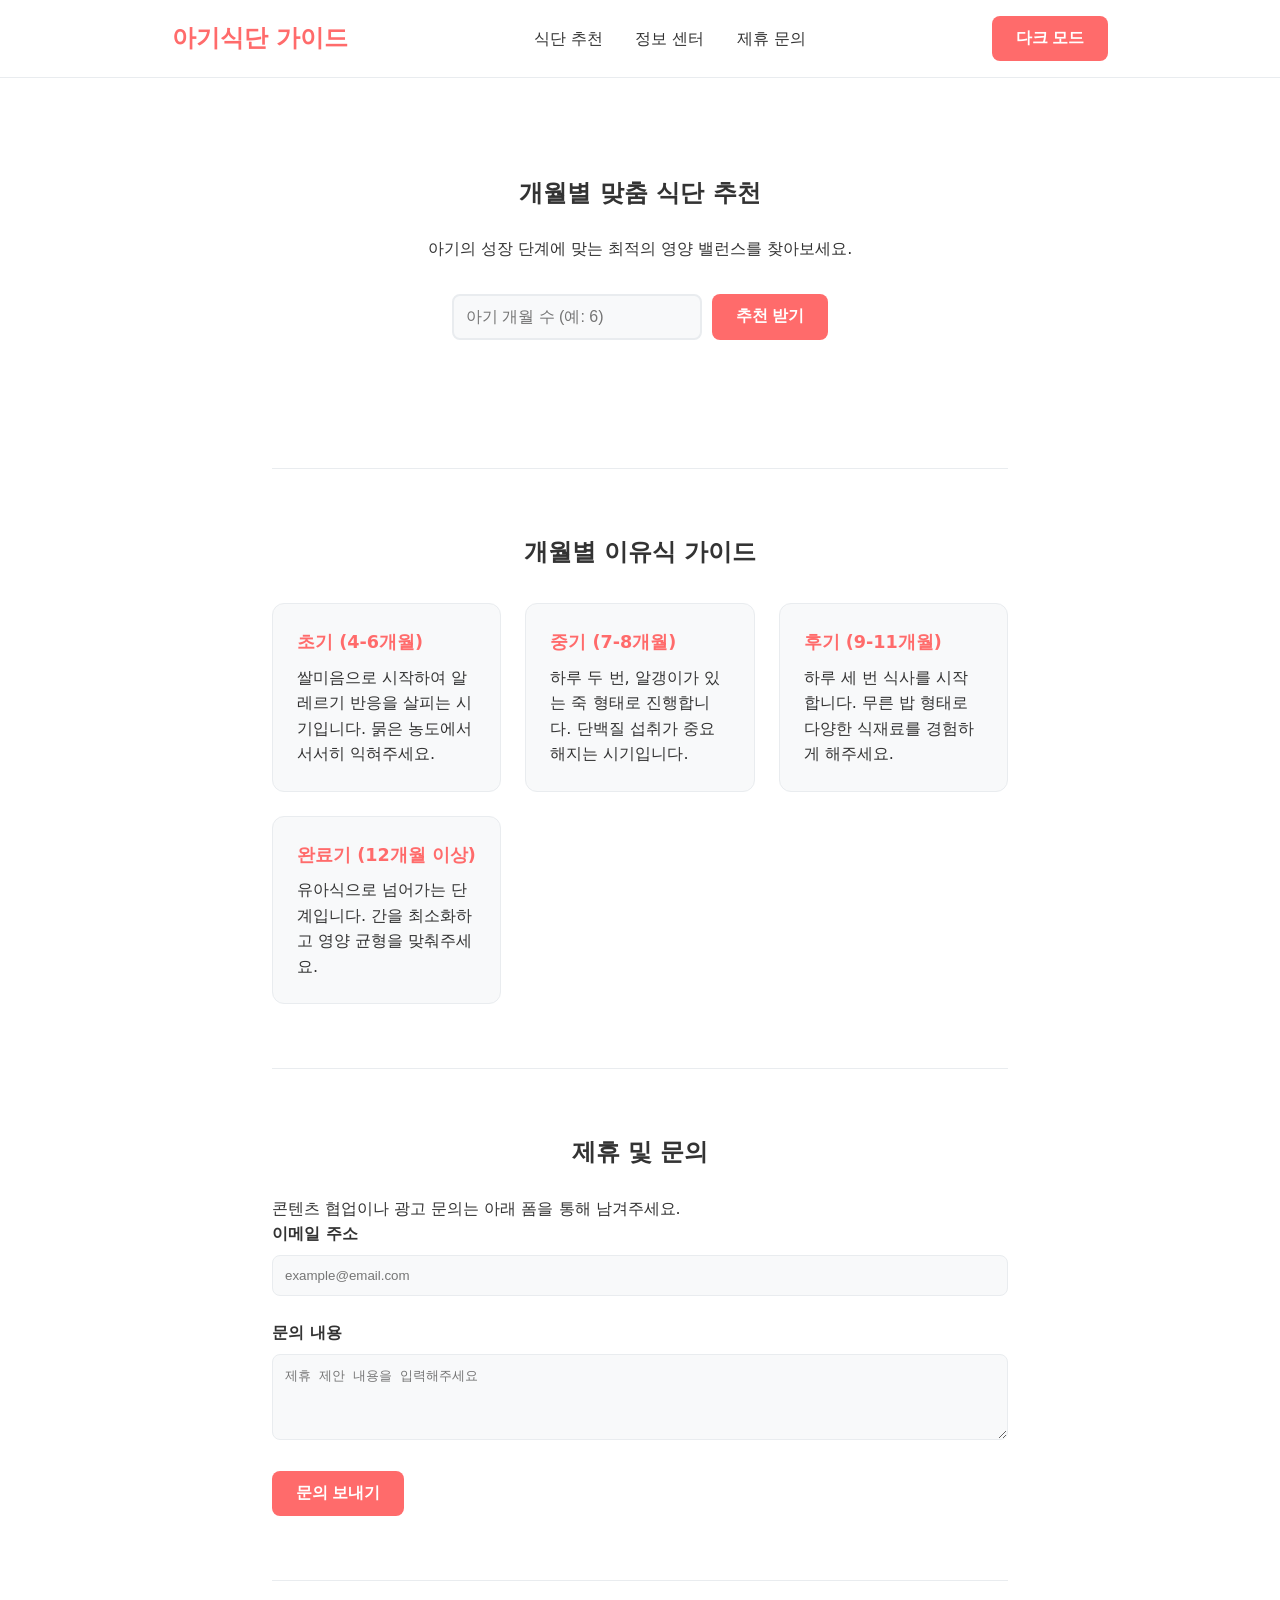
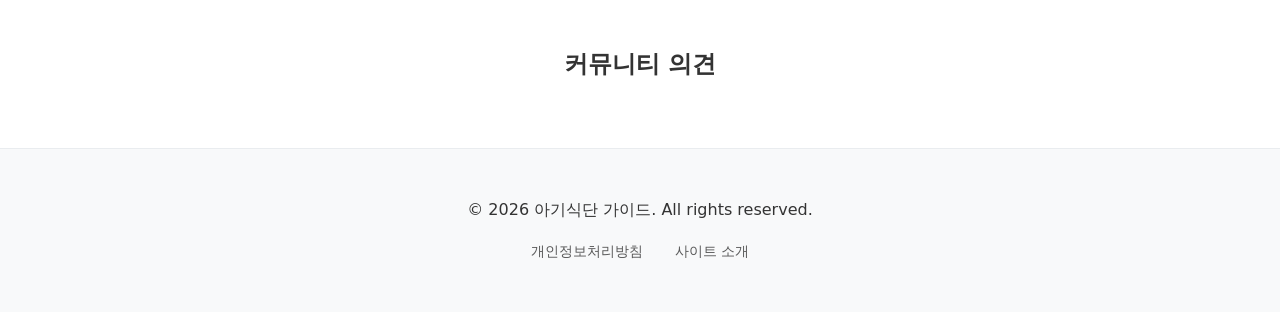
<file: index.html>
<!DOCTYPE html>
<html lang="ko">
<head>
    <!-- Google tag (gtag.js) -->
    <script async src="https://www.googletagmanager.com/gtag/js?id=G-V6JHRVVETQ"></script>
    <script>
      window.dataLayer = window.dataLayer || [];
      function gtag(){dataLayer.push(arguments);}
      gtag('js', new Date());

      gtag('config', 'G-V6JHRVVETQ');
    </script>
    <script type="text/javascript">
        (function(c,l,a,r,i,t,y){
            c[a]=c[a]||function(){(c[a].q=c[a].q||[]).push(arguments)};
            t=l.createElement(r);t.async=1;t.src="https://www.clarity.ms/tag/"+i;
            y=l.getElementsByTagName(r)[0];y.parentNode.insertBefore(t,y);
        })(window, document, "clarity", "script", "w9ddaqwloo");
    </script>
    <meta charset="UTF-8">
    <meta name="viewport" content="width=device-width, initial-scale=1.0">
    <title>아기 개월별 식단 추천 - 올바른 영양 가이드</title>
    <meta name="description" content="우리 아기 성장에 꼭 필요한 개월별 맞춤 식단과 영양 정보를 확인하세요. 이유식 시작부터 유아식까지 전문가 권장 식단을 추천해 드립니다.">
    <meta name="google-adsense-account" content="ca-pub-6119898071272915">
    <script async src="https://pagead2.googlesyndication.com/pagead/js/adsbygoogle.js?client=ca-pub-6119898071272915"
     crossorigin="anonymous"></script>
    <link rel="stylesheet" href="style.css">
</head>
<body>
    <header>
        <nav class="navbar">
            <div class="logo">아기식단 가이드</div>
            <ul class="nav-links">
                <li><a href="#recommendation">식단 추천</a></li>
                <li><a href="#about">정보 센터</a></li>
                <li><a href="#partnership">제휴 문의</a></li>
            </ul>
            <button id="theme-toggle" class="theme-toggle">다크 모드</button>
        </nav>
    </header>

    <main>
        <section id="recommendation" class="hero-section">
            <h1>개월별 맞춤 식단 추천</h1>
            <p>아기의 성장 단계에 맞는 최적의 영양 밸런스를 찾아보세요.</p>
            <div class="input-container">
                <input type="number" id="age-input" placeholder="아기 개월 수 (예: 6)" min="0">
                <button id="recommend-button">추천 받기</button>
            </div>
            <div id="recommendation-container"></div>
        </section>

        <section id="about" class="info-section">
            <hr>
            <h2>개월별 이유식 가이드</h2>
            <div class="info-grid">
                <div class="info-card">
                    <h3>초기 (4-6개월)</h3>
                    <p>쌀미음으로 시작하여 알레르기 반응을 살피는 시기입니다. 묽은 농도에서 서서히 익혀주세요.</p>
                </div>
                <div class="info-card">
                    <h3>중기 (7-8개월)</h3>
                    <p>하루 두 번, 알갱이가 있는 죽 형태로 진행합니다. 단백질 섭취가 중요해지는 시기입니다.</p>
                </div>
                <div class="info-card">
                    <h3>후기 (9-11개월)</h3>
                    <p>하루 세 번 식사를 시작합니다. 무른 밥 형태로 다양한 식재료를 경험하게 해주세요.</p>
                </div>
                <div class="info-card">
                    <h3>완료기 (12개월 이상)</h3>
                    <p>유아식으로 넘어가는 단계입니다. 간을 최소화하고 영양 균형을 맞춰주세요.</p>
                </div>
            </div>
        </section>

        <section id="partnership" class="partnership-section">
            <hr>
            <h2>제휴 및 문의</h2>
            <p>콘텐츠 협업이나 광고 문의는 아래 폼을 통해 남겨주세요.</p>
            <form action="https://formspree.io/f/mykbqwej" method="POST" id="partnership-form">
                <div class="form-group">
                    <label for="email">이메일 주소</label>
                    <input type="email" name="email" id="email" placeholder="example@email.com" required>
                </div>
                <div class="form-group">
                    <label for="message">문의 내용</label>
                    <textarea name="message" id="message" rows="4" placeholder="제휴 제안 내용을 입력해주세요" required></textarea>
                </div>
                <button type="submit" id="submit-button">문의 보내기</button>
            </form>
        </section>

        <section class="comment-section">
            <hr>
            <h2>커뮤니티 의견</h2>
            <div id="disqus_thread"></div>
            <script>
                (function() {
                var d = document, s = d.createElement('script');
                s.src = 'https://https-enjoy1-7el-pages-dev.disqus.com/embed.js';
                s.setAttribute('data-timestamp', +new Date());
                (d.head || d.body).appendChild(s);
                })();
            </script>
        </section>
    </main>

    <footer>
        <div class="footer-content">
            <p>&copy; 2026 아기식단 가이드. All rights reserved.</p>
            <ul class="footer-links">
                <li><a href="/privacy-policy.html">개인정보처리방침</a></li>
                <li><a href="#about">사이트 소개</a></li>
            </ul>
        </div>
    </footer>

    <script src="main.js"></script>
</body>
</html>
</file>
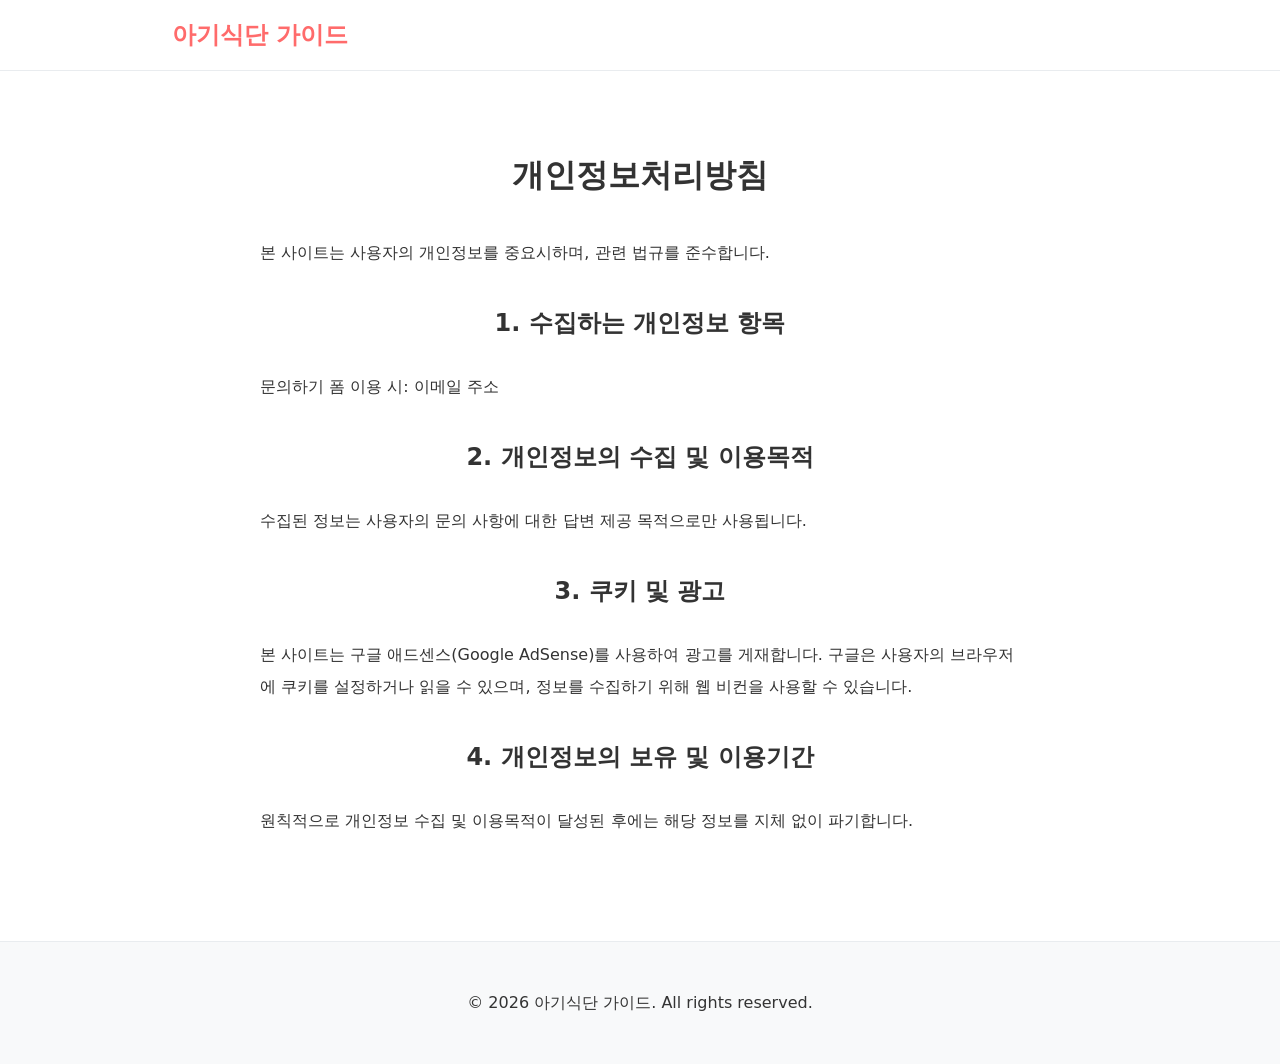
<file: privacy-policy.html>
<!DOCTYPE html>
<html lang="ko">
<head>
    <!-- Google tag (gtag.js) -->
    <script async src="https://www.googletagmanager.com/gtag/js?id=G-V6JHRVVETQ"></script>
    <script>
      window.dataLayer = window.dataLayer || [];
      function gtag(){dataLayer.push(arguments);}
      gtag('js', new Date());

      gtag('config', 'G-V6JHRVVETQ');
    </script>
    <script type="text/javascript">
        (function(c,l,a,r,i,t,y){
            c[a]=c[a]||function(){(c[a].q=c[a].q||[]).push(arguments)};
            t=l.createElement(r);t.async=1;t.src="https://www.clarity.ms/tag/"+i;
            y=l.getElementsByTagName(r)[0];y.parentNode.insertBefore(t,y);
        })(window, document, "clarity", "script", "w9ddaqwloo");
    </script>
    <meta charset="UTF-8">
    <meta name="viewport" content="width=device-width, initial-scale=1.0">
    <title>개인정보처리방침 - 아기식단 가이드</title>
    <link rel="stylesheet" href="style.css">
    <style>
        main { line-height: 2; padding: 40px 20px; }
        h1 { margin-bottom: 30px; }
        h2 { margin-top: 30px; }
    </style>
</head>
<body>
    <header>
        <nav class="navbar">
            <div class="logo"><a href="/" style="text-decoration:none; color:inherit;">아기식단 가이드</a></div>
        </nav>
    </header>
    <main>
        <h1>개인정보처리방침</h1>
        <p>본 사이트는 사용자의 개인정보를 중요시하며, 관련 법규를 준수합니다.</p>
        
        <h2>1. 수집하는 개인정보 항목</h2>
        <p>문의하기 폼 이용 시: 이메일 주소</p>
        
        <h2>2. 개인정보의 수집 및 이용목적</h2>
        <p>수집된 정보는 사용자의 문의 사항에 대한 답변 제공 목적으로만 사용됩니다.</p>
        
        <h2>3. 쿠키 및 광고</h2>
        <p>본 사이트는 구글 애드센스(Google AdSense)를 사용하여 광고를 게재합니다. 구글은 사용자의 브라우저에 쿠키를 설정하거나 읽을 수 있으며, 정보를 수집하기 위해 웹 비컨을 사용할 수 있습니다.</p>
        
        <h2>4. 개인정보의 보유 및 이용기간</h2>
        <p>원칙적으로 개인정보 수집 및 이용목적이 달성된 후에는 해당 정보를 지체 없이 파기합니다.</p>
    </main>
    <footer>
        <div class="footer-content">
            <p>&copy; 2026 아기식단 가이드. All rights reserved.</p>
        </div>
    </footer>
</body>
</html>
</file>
<file: style.css>
:root {
    --bg-color: #ffffff;
    --text-color: #333333;
    --primary-color: #ff6b6b;
    --secondary-color: #f8f9fa;
    --border-color: #e9ecef;
    --accent-color: #4dabf7;
}

[data-theme="dark"] {
    --bg-color: #1a1a1a;
    --text-color: #f8f9fa;
    --primary-color: #ff8787;
    --secondary-color: #2d2d2d;
    --border-color: #404040;
}

* {
    box-sizing: border-box;
    margin: 0;
    padding: 0;
}

body {
    font-family: 'Pretendard', -apple-system, BlinkMacSystemFont, system-ui, Roboto, sans-serif;
    background-color: var(--bg-color);
    color: var(--text-color);
    line-height: 1.6;
    transition: background-color 0.3s, color 0.3s;
}

/* Header & Nav */
header {
    background-color: var(--bg-color);
    border-bottom: 1px solid var(--border-color);
    position: sticky;
    top: 0;
    z-index: 1000;
}

.navbar {
    max-width: 1000px;
    margin: 0 auto;
    padding: 1rem 2rem;
    display: flex;
    justify-content: space-between;
    align-items: center;
}

.logo {
    font-size: 1.5rem;
    font-weight: bold;
    color: var(--primary-color);
}

.nav-links {
    display: flex;
    list-style: none;
    gap: 2rem;
}

.nav-links a {
    text-decoration: none;
    color: var(--text-color);
    font-weight: 500;
}

/* Main Layout */
main {
    max-width: 800px;
    margin: 2rem auto;
    padding: 0 2rem;
}

section {
    margin-bottom: 4rem;
}

h1, h2 {
    margin-bottom: 1.5rem;
    text-align: center;
}

hr {
    border: 0;
    border-top: 1px solid var(--border-color);
    margin: 4rem 0;
}

/* Hero Section (Recommendation) */
.hero-section {
    text-align: center;
    padding: 4rem 0;
}

.input-container {
    display: flex;
    gap: 10px;
    justify-content: center;
    margin-top: 2rem;
}

input[type="number"] {
    padding: 12px;
    border: 2px solid var(--border-color);
    border-radius: 8px;
    width: 250px;
    font-size: 1rem;
    background-color: var(--secondary-color);
    color: var(--text-color);
}

button {
    padding: 12px 24px;
    background-color: var(--primary-color);
    color: white;
    border: none;
    border-radius: 8px;
    cursor: pointer;
    font-size: 1rem;
    font-weight: bold;
    transition: opacity 0.2s;
}

button:hover {
    opacity: 0.9;
}

/* Info Section (Cards) */
.info-grid {
    display: grid;
    grid-template-columns: repeat(auto-fit, minmax(200px, 1fr));
    gap: 1.5rem;
    margin-top: 2rem;
}

.info-card {
    background-color: var(--secondary-color);
    padding: 1.5rem;
    border-radius: 12px;
    border: 1px solid var(--border-color);
}

.info-card h3 {
    color: var(--primary-color);
    margin-bottom: 0.5rem;
    font-size: 1.1rem;
}

/* Form Styles */
.form-group {
    margin-bottom: 1.5rem;
}

label {
    display: block;
    margin-bottom: 0.5rem;
    font-weight: bold;
}

input[type="email"], textarea {
    width: 100%;
    padding: 12px;
    border: 1px solid var(--border-color);
    border-radius: 8px;
    background-color: var(--secondary-color);
    color: var(--text-color);
}

/* Footer */
footer {
    background-color: var(--secondary-color);
    padding: 3rem 2rem;
    border-top: 1px solid var(--border-color);
    margin-top: 4rem;
}

.footer-content {
    max-width: 1000px;
    margin: 0 auto;
    text-align: center;
}

.footer-links {
    list-style: none;
    display: flex;
    justify-content: center;
    gap: 2rem;
    margin-top: 1rem;
}

.footer-links a {
    color: var(--text-color);
    text-decoration: none;
    font-size: 0.9rem;
    opacity: 0.8;
}

/* Responsive */
@media (max-width: 600px) {
    .navbar {
        flex-direction: column;
        gap: 1rem;
    }
    .nav-links {
        gap: 1rem;
    }
    .input-container {
        flex-direction: column;
    }
    input[type="number"] {
        width: 100%;
    }
}
</file>
